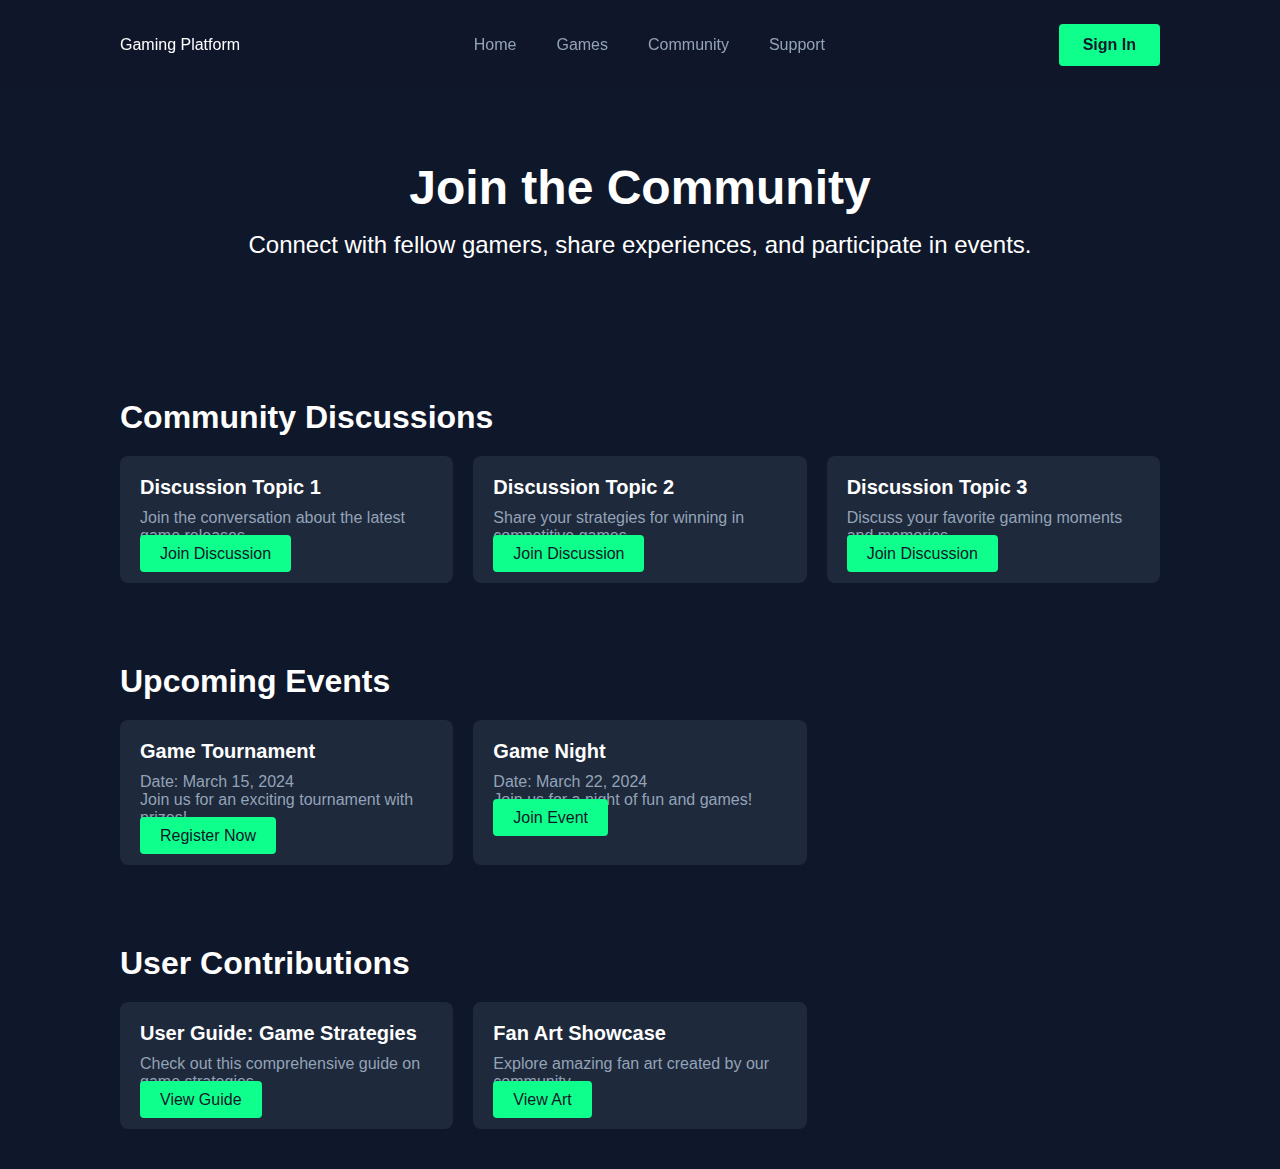
<file: community.html>
<!DOCTYPE html>
<html lang="en">
<head>
    <meta charset="UTF-8">
    <meta name="viewport" content="width=device-width, initial-scale=1.0">
    <title>Community</title>
    <link rel="stylesheet" href="style/community.css">
</head>
<body>
    <nav>
        <div class="logo">Gaming Platform</div>
        <div class="nav-links">
            <a href="index.html">Home</a>
            <a href="games.html">Games</a>
            <a href="community.html">Community</a>
            <a href="support.html">Support</a>
        </div>
        <a href="#" class="signin-btn">Sign In</a>
    </nav>
    <section class="community-hero">
        <h1>Join the Community</h1>
        <p>Connect with fellow gamers, share experiences, and participate in events.</p>
    </section>
    <div class="discussion-section">
        <h2 class="discussion-title">Community Discussions</h2>
        <div class="discussion-list">
            <div class="discussion-card">
                <h3>Discussion Topic 1</h3>
                <p>Join the conversation about the latest game releases.</p>
                <a href="#" class="join-button">Join Discussion</a>
            </div>
            <div class="discussion-card">
                <h3>Discussion Topic 2</h3>
                <p>Share your strategies for winning in competitive games.</p>
                <a href="#" class="join-button">Join Discussion</a>
            </div>
            <div class="discussion-card">
                <h3>Discussion Topic 3</h3>
                <p>Discuss your favorite gaming moments and memories.</p>
                <a href="#" class="join-button">Join Discussion</a>
            </div>
        </div>
    </div>
    <div class="events-section">
        <h2 class="events-title">Upcoming Events</h2>
        <div class="events-list">
            <div class="event-card">
                <h3>Game Tournament</h3>
                <p>Date: March 15, 2024</p>
                <p>Join us for an exciting tournament with prizes!</p>
                <a href="#" class="join-button">Register Now</a>
            </div>
            <div class="event-card">
                <h3>Game Night</h3>
                <p>Date: March 22, 2024</p>
                <p>Join us for a night of fun and games!</p>
                <a href="#" class="join-button">Join Event</a>
            </div>
        </div>
    </div>
    <div class="contributions-section">
        <h2 class="contributions-title">User  Contributions</h2>
        <div class="contributions-list">
            <div class="contribution-card">
                <h3>User Guide: Game Strategies</h3>
                <p>Check out this comprehensive guide on game strategies.</p>
                <a href="#" class="join-button">View Guide</a>
            </div>
            <div class="contribution-card">
                <h3>Fan Art Showcase</h3>
                <p>Explore amazing fan art created by our community.</p>
                <a href="#" class="join-button">View Art</a>
            </div>
        </div>
    </div>
</body>
</html>
</file>
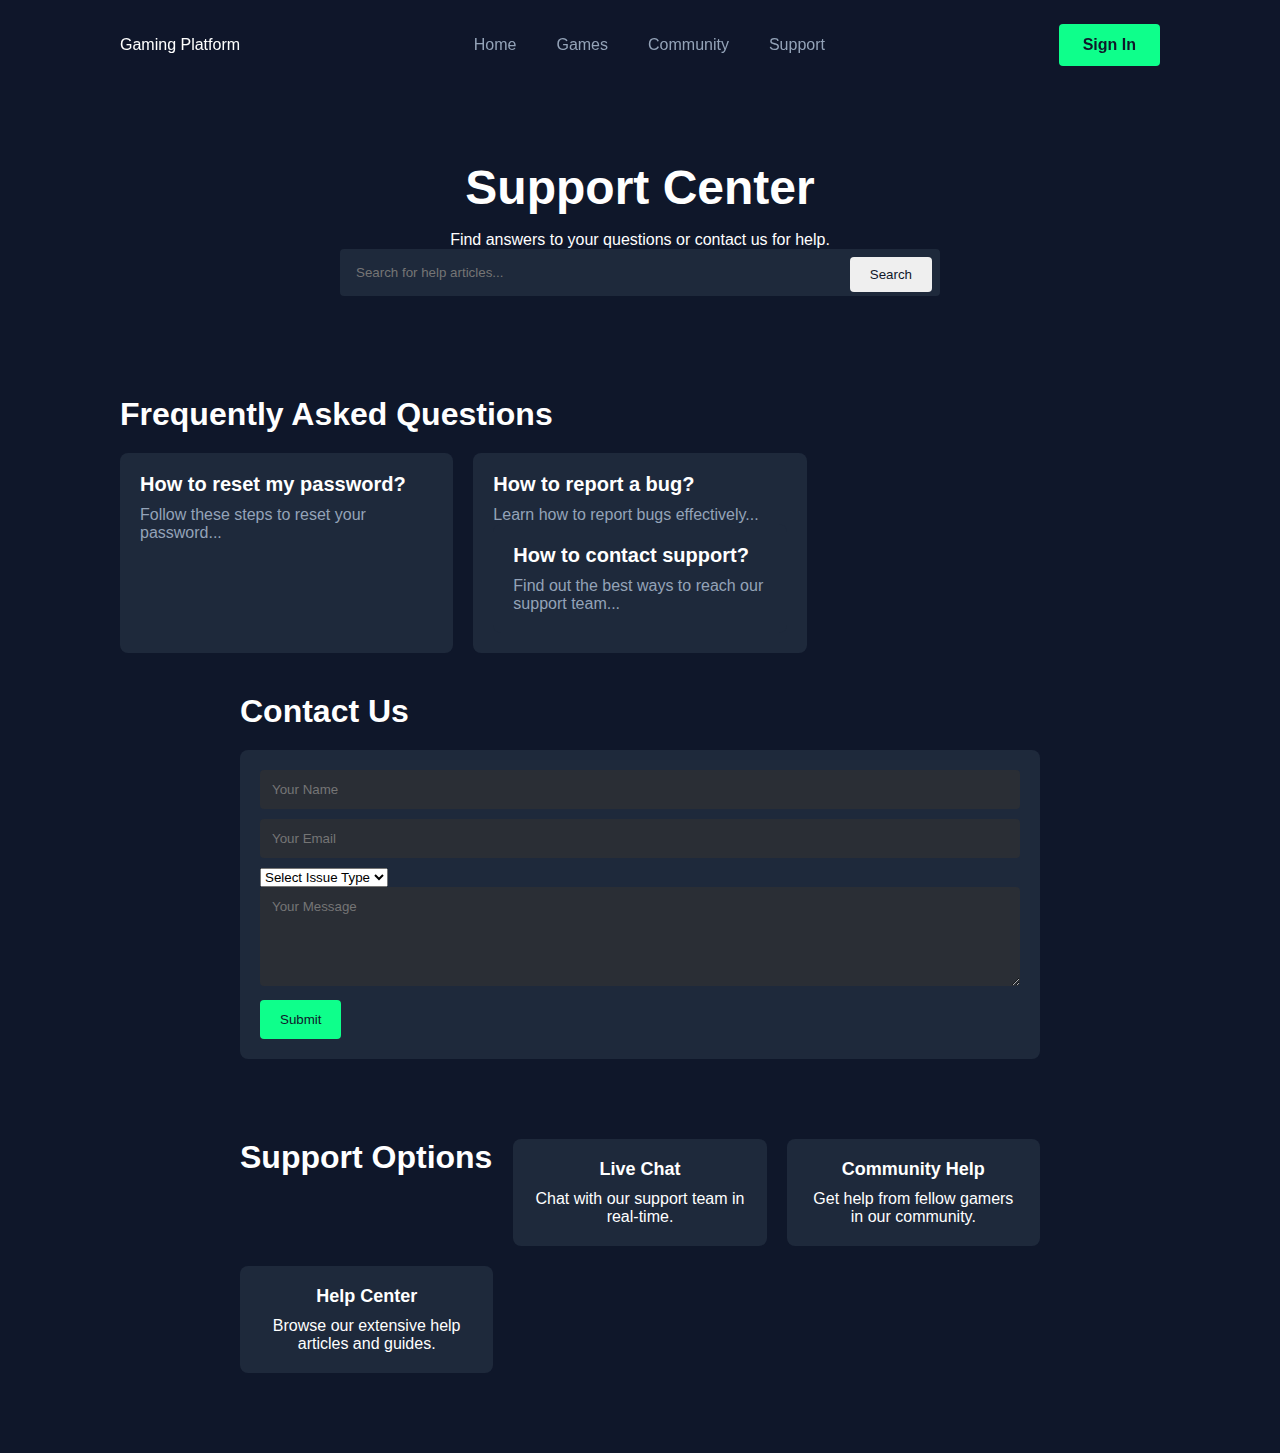
<file: support.html>
<!DOCTYPE html>
<html lang="en">

<head>
    <meta charset="UTF-8">
    <meta name="viewport" content="width=device-width, initial-scale=1.0">
    <title>Support Center</title>
    <link rel="stylesheet" href="/style/support.css">
</head>
<body>
    <nav>
        <div class="logo">Gaming Platform</div>
        <div class="nav-links">
            <a href="index.html">Home</a>
            <a href="games.html">Games</a>
            <a href="community.html">Community</a>
            <a href="support.html">Support</a>
        </div>
        <a href="#" class="signin-btn">Sign In</a>
    </nav>
    <section class="support-hero">
        <h1>Support Center</h1>
        <p>Find answers to your questions or contact us for help.</p>
        <div class="search-bar">
            <input type="text" class="search-input" placeholder="Search for help articles...">
            <button class="search-button">Search</button>
        </div>
    </section>
    <div class="faq-section">
        <h2 class="faq-title">Frequently Asked Questions</h2>
        <div class="faq-list">
            <div class="faq-card">
                <h3>How to reset my password?</h3>
                <p>Follow these steps to reset your password...</p>
            </div>
            <div class="faq-card">
                <h3>How to report a bug?</h3>
                <p>Learn how to report bugs effectively...</ </div>
                <div class="faq-card">
                    <h3>How to contact support?</h3>
                    <p>Find out the best ways to reach our support team...</p>
                </div>
            </div>
        </div>
        <div class="contact-section">
            <h2 class="contact-title">Contact Us</h2>
            <form class="contact-form">
                <input type="text" placeholder="Your Name" required>
                <input type="email" placeholder="Your Email" required>
                <select required>
                    <option value="" disabled selected>Select Issue Type</option>
                    <option value="account">Account Issue</option>
                    <option value="technical">Technical Support</option>
                    <option value="billing">Billing Inquiry</option>
                </select>
                <textarea placeholder="Your Message" rows="5" required></textarea>
                <button type="submit">Submit</button>
            </form>
        </div>
        <div class="support-options">
            <h2 class="support-title">Support Options</h2>
            <div class="support-option-card">
                <h3>Live Chat</h3>
                <p>Chat with our support team in real-time.</p>
            </div>
            <div class="support-option-card">
                <h3>Community Help</h3>
                <p>Get help from fellow gamers in our community.</p>
            </div>
            <div class="support-option-card">
                <h3>Help Center</h3>
                <p>Browse our extensive help articles and guides.</p>
            </div>
        </div>
</body>

</html>
</file>
<file: style/community.css>
/* Reuse previous styles */
  * {
    margin: 0;
    padding: 0;
    box-sizing: border-box;
    font-family: 'Inter', sans-serif;
}

body {
    background-color: #0F172A;
    color: white;
}

nav {
    display: flex;
    justify-content: space-between;
    align-items: center;
    padding: 24px 120px;
    background-color: rgba(15, 23, 42, 0.8);
    backdrop-filter: blur(10px);
    position: fixed;
    width: 100%;
    top: 0;
    z-index: 100;
}

.nav-links {
    display: flex;
    gap: 40px;
}

.nav-links a {
    color: #94A3B8;
    text-decoration: none;
    font-weight: 500;
    transition: color 0.3s;
}

.nav-links a:hover {
    color: #0EFF8B;
}

.signin-btn {
    background-color: #0EFF8B;
    color: #0F172A;
    padding: 12px 24px;
    border-radius: 4px;
    font-weight: 600;
    text-decoration: none;
}

/* Community Page Specific Styles */
.community-hero {
    padding: 160px 120px 60px;
    background: linear-gradient(180deg, #0F172A 0%, rgba(15, 23, 42, 0.6) 100%);
    text-align: center;
}

.community-hero h1 {
    font-size: 48px;
    margin-bottom: 16px;
}

.community-hero p {
    font-size: 24px;
    margin-bottom: 40px;
}

.discussion-section, .events-section, .contributions-section {
    padding: 40px 120px;
}

.discussion-title, .events-title, .contributions-title {
    font-size: 32px;
    margin-bottom: 20px;
}

.discussion-list, .events-list, .contributions-list {
    display: grid;
    grid-template-columns: repeat(auto-fill, minmax(300px, 1fr));
    gap: 20px;
}

.discussion-card, .event-card, .contribution-card {
    background-color: #1E293B;
    border-radius: 8px;
    padding: 20px;
    transition: transform 0.3s, box-shadow 0.3s;
}

.discussion-card:hover, .event-card:hover, .contribution-card:hover {
    transform: scale(1.05);
    box-shadow: 0 4px 20px rgba(0, 0, 0, 0.5);
}

.discussion-card h3, .event-card h3, .contribution-card h3 {
    font-size: 20px;
    margin-bottom: 10px;
}

.discussion-card p, .event-card p, .contribution-card p {
    color: #94A3B8;
}

.join-button {
    background-color: #0EFF8B;
    color: #0F172A;
    padding: 10px 20px;
    border-radius: 4px;
    text-decoration: none;
    transition: background-color 0.3s;
    display: inline -block;
    margin-top: 10px;
}

.join-button:hover {
    background-color: #0DDA7A;
}

/* Responsive Design */
@media (max-width: 768px) {
    nav {
        padding: 16px;
    }

    .community-hero {
        padding: 80px 20px 40px;
    }

    .community-hero h1 {
        font-size: 32px;
    }

    .discussion-section, .events-section, .contributions-section {
        padding: 20px;
    }
}
</file>
<file: style/support.css>
/* Reuse previous styles */
 * {
    margin: 0;
    padding: 0;
    box-sizing: border-box;
    font-family: 'Inter', sans-serif;
}

body {
    background-color: #0F172A;
    color: white;
}

nav {
    display: flex;
    justify-content: space-between;
    align-items: center;
    padding: 24px 120px;
    background-color: rgba(15, 23, 42, 0.8);
    backdrop-filter: blur(10px);
    position: fixed;
    width: 100%;
    top: 0;
    z-index: 100;
}

.nav-links {
    display: flex;
    gap: 40px;
}

.nav-links a {
    color: #94A3B8;
    text-decoration: none;
    font-weight: 500;
    transition: color 0.3s;
}

.nav-links a:hover {
    color: #0EFF8B;
}

.signin-btn {
    background-color: #0EFF8B;
    color: #0F172A;
    padding: 12px 24px;
    border-radius: 4px;
    font-weight: 600;
    text-decoration: none;
}

/* Support Page Specific Styles */
.support-hero {
    padding: 160px 120px 60px;
    background: linear-gradient(180deg, #0F172A 0%, rgba(15, 23, 42, 0.6) 100%);
    text-align: center;
}

.support-hero h1 {
    font-size: 48px;
    margin-bottom: 16px;
}

.search-bar {
    max-width: 600px;
    margin: 0 auto;
    position: relative;
}

.search-input {
    width: 100%;
    padding: 16px;
    border-radius: 4px;
    border: none;
    background-color: #1E293B;
    color: white;
    padding-right: 120px;
}

.search-button {
    position: absolute;
    right: 8px;
    top: 8px;
    background-color: #0EFF 8B;
    color: #0F172A;
    border: none;
    padding: 10px 20px;
    border-radius: 4px;
    cursor: pointer;
    transition: background-color 0.3s;
}

.search-button:hover {
    background-color: #0DDA7A;
}

.faq-section, .contact-section, .support-options {
    padding: 40px 120px;
}

.faq-title, .contact-title, .support-title {
    font-size: 32px;
    margin-bottom: 20px;
}

.faq-list {
    display: grid;
    grid-template-columns: repeat(auto-fill, minmax(300px, 1fr));
    gap: 20px;
}

.faq-card {
    background-color: #1E293B;
    border-radius: 8px;
    padding: 20px;
    transition: transform 0.3s, box-shadow 0.3s;
}

.faq-card:hover {
    transform: scale(1.05);
    box-shadow: 0 4px 20px rgba(0, 0, 0, 0.5);
}

.faq-card h3 {
    font-size: 20px;
    margin-bottom: 10px;
}

.faq-card p {
    color: #94A3B8;
}

.contact-form {
    background-color: #1E293B;
    border-radius: 8px;
    padding: 20px;
}

.contact-form input, .contact-form textarea {
    width: 100%;
    padding: 12px;
    margin-bottom: 10px;
    border-radius: 4px;
    border: none;
    background-color: #2A2E35;
    color: white;
}

.contact-form button {
    background-color: #0EFF8B;
    color: #0F172A;
    padding: 12px 20px;
    border-radius: 4px;
    border: none;
    cursor: pointer;
    transition: background-color 0.3s;
}

.contact-form button:hover {
    background-color: #0DDA7A;
}

.support-options {
    display: grid;
    grid-template-columns: repeat(auto-fill, minmax(200px, 1fr));
    gap: 20px;
}

.support-option-card {
    background-color: #1E293B;
    border-radius: 8px;
    padding: 20px;
    text-align: center;
    transition: transform 0.3s, box-shadow 0.3s;
}

.support-option-card:hover {
    transform: scale(1.05);
    box-shadow: 0 4px 20px rgba(0, 0, 0, 0.5);
}

.support-option-card h3 {
    font-size: 18px;
    margin-bottom: 10px;
}

/* Responsive Design */
@media (max-width: 768px) {
    nav {
        padding: 16px;
    }

    .support-hero {
        padding: 80px 20px 40px;
    }

    .support-hero h1 {
        font-size: 32px;
    }

    .faq-section, .contact-section, .support-options {
        padding: 20px;
    }
}
</file>
